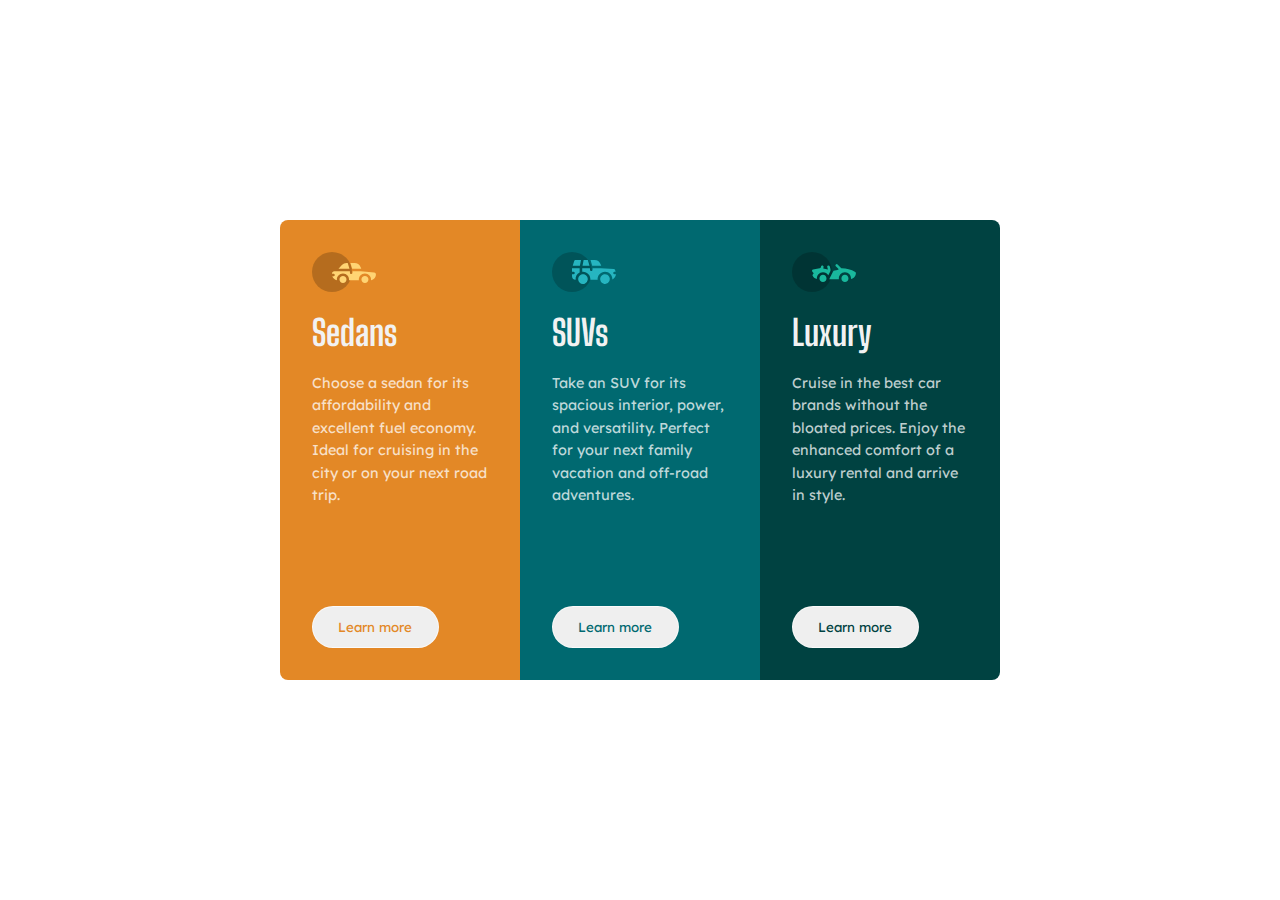
<file: index.html>
<!DOCTYPE html>
<html lang="en">

<head>
    <meta charset="UTF-8">
    <meta name="viewport" content="width=device-width, initial-scale=1.0">
    <!-- displays site properly based on user's device -->

    <link rel="icon" type="image/png" sizes="32x32" href="./images/favicon-32x32.png">
    <link rel="preconnect" href="https://fonts.googleapis.com">
    <link rel="preconnect" href="https://fonts.gstatic.com" crossorigin>
    <link href="https://fonts.googleapis.com/css2?family=Big+Shoulders+Display:wght@700&family=Lexend+Deca&display=swap" rel="stylesheet">

    <link rel="stylesheet" href="css/style_grid.css">

    <title> 3-column preview card component | Frontend Mentor </title>

</head>

<body>
    <main class="cards__container">
        <section class="card card--orange">
            <img src="images/icon-sedans.svg" alt="">
            <h1>Sedans</h1>
            <p>Choose a sedan for its affordability and excellent fuel economy. Ideal for cruising in the city or on your next road trip.</p>

            <div class="space"></div><button>Learn more</button>
        </section>
        <section class="card card--aqua">
            <img src="images/icon-suvs.svg" alt="">
            <h1>SUVs</h1>

            <p> Take an SUV for its spacious interior, power, and versatility. Perfect for your next family vacation and off-road adventures.</p>
            <div class="space"></div><button>Learn more</button>
        </section>
        <section class="card card--dark-green">
            <img src="images/icon-luxury.svg" alt="">
            <h1>Luxury</h1>

            <p>Cruise in the best car brands without the bloated prices. Enjoy the enhanced comfort of a luxury rental and arrive in style.</p>
            <div class="space"></div><button>Learn more</button>
        </section>
    </main>








</body>

</html>
</file>
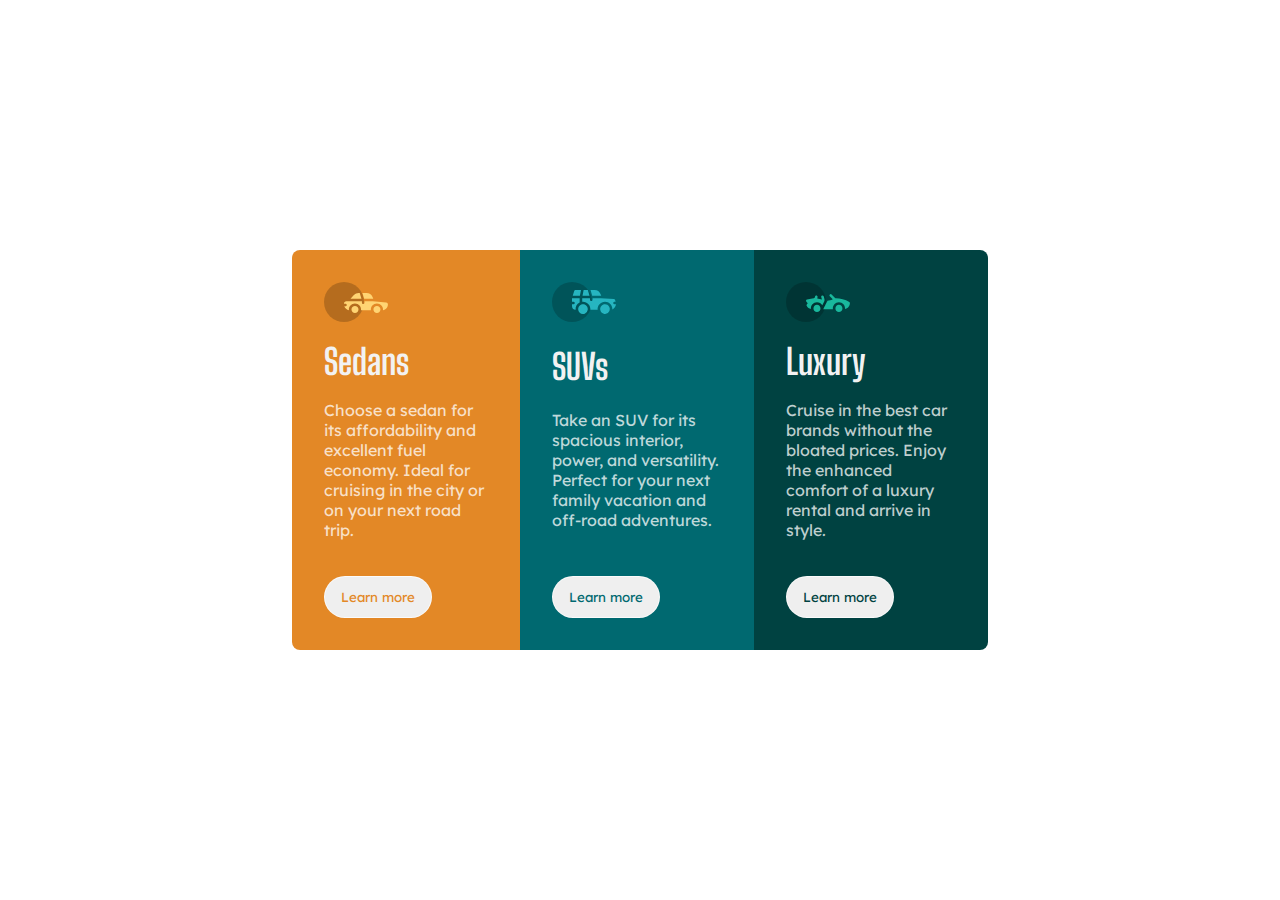
<file: index_flexbox.html>
<!DOCTYPE html>
<html lang="en">

<head>
    <meta charset="UTF-8">
    <meta name="viewport" content="width=device-width, initial-scale=1.0">
    <!-- displays site properly based on user's device -->

    <link rel="icon" type="image/png" sizes="32x32" href="./images/favicon-32x32.png">
    <link rel="preconnect" href="https://fonts.googleapis.com">
    <link rel="preconnect" href="https://fonts.gstatic.com" crossorigin>
    <link href="https://fonts.googleapis.com/css2?family=Big+Shoulders+Display:wght@700&family=Lexend+Deca&display=swap" rel="stylesheet">

    <link rel="stylesheet" href="css/style.css">

    <title> 3-column preview card component | Frontend Mentor </title>

</head>

<body>
    <main class="cards__container">
        <section class="card card--orange">
            <img src="images/icon-sedans.svg" alt="">
            <h1>Sedans</h1>
            <p>Choose a sedan for its affordability and excellent fuel economy. Ideal for cruising in the city or on your next road trip.</p>

            <div class="space"></div><button>Learn more</button>
        </section>
        <section class="card card--aqua">
            <img src="images/icon-suvs.svg" alt="">
            <h1>SUVs</h1>

            <p> Take an SUV for its spacious interior, power, and versatility. Perfect for your next family vacation and off-road adventures.</p>
            <div class="space"></div><button>Learn more</button>
        </section>
        <section class="card card--dark-green">
            <img src="images/icon-luxury.svg" alt="">
            <h1>Luxury</h1>

            <p>Cruise in the best car brands without the bloated prices. Enjoy the enhanced comfort of a luxury rental and arrive in style.</p>
            <div class="space"></div><button>Learn more</button>
        </section>
    </main>








</body>

</html>
</file>
<file: css/style_grid.css>
* {
            margin: 0;
            padding: 0;
            box-sizing: border-box;
        }
        
         :root {
            /* ## Colors */
            /* ### Primary */
            --bright-orange: hsl(31, 77%, 52%);
            --dark-cyan: hsl(184, 100%, 22%);
            --very-dark-cyan: hsl(179, 100%, 13%);
            /* ### Neutral */
            --transparent-white: hsla(0, 0%, 100%, 0.75);
            --verylight-gray: hsl(0, 0%, 95%);
            /* ## Typography */
            --header-font: 'Big Shoulders Display', cursive;
            --body-font: 'Lexend Deca', sans-serif;
        }
        
        body {
            padding: 1.2rem;
            display: grid;
            justify-content: center;
            align-items: center;
            min-height: 100vh;
            font-family: var(--body-font);
            color: var(--verylight-gray);
            font-size: 0.9rem;
            line-height: 1.4rem;
        }
        
        p {
            color: var(--transparent-white);
        }
        
        .space {
            padding: 10px;
        }
        
        .cards__container {
            max-width: 720px;
            display: grid;
            grid-template-columns: repeat(3, 1fr);
            justify-content: center;
            align-items: center;
            border-radius: 8px;
            overflow: hidden;
        }
        
        .card {
            display: grid;
            grid-template-rows: 1fr 1fr 1fr 2fr;
            height: 460px;
            padding: 2rem;
        }
        
        .card img {
            margin-bottom: 1.8rem;
        }
        
        .card h1 {
            font-family: var(--header-font);
            font-size: 2.2rem;
            margin-bottom: 1.8rem;
        }
        
        .card button {
            font-family: var(--body-font);
            padding: 0.75rem 1rem;
            border-radius: 30px;
            border: 1px solid var(--transparent-white);
            transition: all .5s;
            align-self: flex-end;
            width: 72%;
        }
        
        .card--orange {
            background-color: var(--bright-orange);
        }
        
        .card--orange button {
            color: var(--bright-orange);
        }
        
        .card--aqua {
            background-color: var(--dark-cyan);
        }
        
        .card--aqua button {
            color: var(--dark-cyan);
        }
        
        .card--dark-green {
            background-color: var(--very-dark-cyan);
        }
        
        .card--dark-green button {
            color: var(--very-dark-cyan);
        }
        
        .card--orange button:hover,
        .card--aqua button:hover,
        .card--dark-green button:hover {
            background-color: transparent;
            color: #fff;
            border: 1px solid var(--transparent-white);
            cursor: pointer;
        }
        
        @media only screen and (max-width: 700px) {
            .cards__container {
                grid-template-columns: 1fr;
                grid-template-rows: repeat(3, 1fr);
            }
            .card {
                max-width: 300px;
                padding: 2.5rem;
            }
            .space {
                display: none;
            }
            .card {
                grid-template-rows: repeat(4, 1fr) !important;
                height: 400px;
            }
            .card>* {
                margin-bottom: 0.75rem !important;
            }
        }
        
        @media only screen and (max-width: 270px) {
            body {
                padding: 0.5rem;
            }
            .card {
                padding: 0.8rem;
            }
            .card button {
                width: 100%;
            }
        }
</file>
<file: css/style.css>
* {
    margin: 0;
    padding: 0;
    box-sizing: border-box;
}

:root {
    /* ## Colors */
    /* ### Primary */
    --bright-orange: hsl(31, 77%, 52%);
    --dark-cyan: hsl(184, 100%, 22%);
    --very-dark-cyan: hsl(179, 100%, 13%);
    /* ### Neutral */
    --transparent-white: hsla(0, 0%, 100%, 0.75);
    --verylight-gray: hsl(0, 0%, 95%);
    /* ## Typography */
    --header-font: 'Big Shoulders Display', cursive;
    --body-font: 'Lexend Deca', sans-serif;
}

body {
    padding: 1.2rem;
    display: flex;
    justify-content: center;
    align-items: center;
    min-height: 100vh;
    font-family: var(--body-font);
    color: var(--verylight-gray);
}

p {
    color: var(--transparent-white);
}

.space {
    padding: 10px;
}

.cards__container {
    max-width: 696px;
    display: flex;
    flex-direction: row;
    justify-content: center;
    align-items: center;
    border-radius: 8px;
    overflow: hidden;
}

.card {
    display: flex;
    flex-direction: column;
    justify-content: space-between;
    align-items: flex-start;
    min-height: 400px;
    padding: 2rem;
}

.card img {
    margin-bottom: 0.6rem;
}

.card h1 {
    font-family: var(--header-font);
    font-size: 2.2rem;
    margin-bottom: 0.6rem;
}

.card button {
    font-family: var(--body-font);
    padding: 0.75rem 1rem;
    border-radius: 30px;
    border: 1px solid var(--transparent-white);
    transition: all .5s;
}

.card--orange {
    background-color: var(--bright-orange);
}

.card--orange button {
    color: var(--bright-orange);
}

.card--aqua {
    background-color: var(--dark-cyan);
}

.card--aqua button {
    color: var(--dark-cyan);
}

.card--dark-green {
    background-color: var(--very-dark-cyan);
}

.card--dark-green button {
    color: var(--very-dark-cyan);
}

.card--orange button:hover,
.card--aqua button:hover,
.card--dark-green button:hover {
    background-color: transparent;
    color: #fff;
    border: 1px solid var(--transparent-white);
    cursor: pointer;
}

@media only screen and (max-width: 700px) {
    .cards__container {
        flex-direction: column;
    }
    .card {
        max-width: 300px;
    }
    .space {
        display: none;
    }
}
</file>
